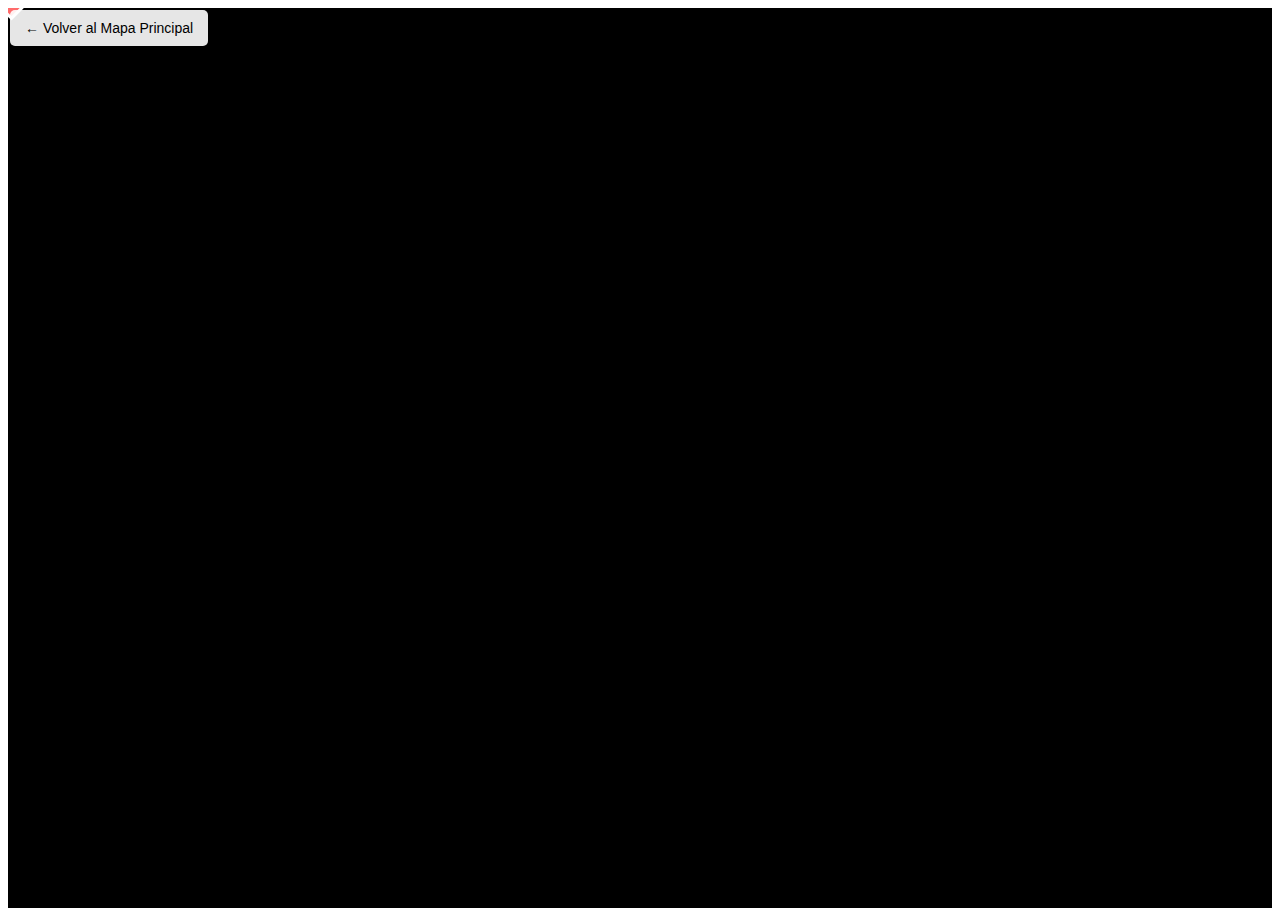
<file: centro_via_lactea.html>
<!DOCTYPE html>
<html lang="es">
<head>
    <meta charset="UTF-8">
    <meta name="viewport" content="width=device-width, initial-scale=1.0">
    <title>Centro de la Vía Láctea</title>
    <link rel="stylesheet" href="leaflet/leaflet.css" />
    <style>
        #map {
            height: 100vh;
            width: 100%;
        }
        .back-button {
            position: absolute;
            top: 10px;
            left: 10px;
            z-index: 1000;
            padding: 10px 15px;
            background: rgba(255, 255, 255, 0.9);
            border: none;
            border-radius: 5px;
            cursor: pointer;
            font-size: 14px;
        }
        .back-button:hover {
            background: rgba(255, 255, 255, 1);
        }
    </style>
</head>
<body>
    <button class="back-button" onclick="window.location.href='index.html';">← Volver al Mapa Principal</button>
    <div id="map"></div>

    <script src="leaflet/leaflet.js"></script>
    <script>
        var map = L.map('map', {
            center: [0, 0],
            zoom: 2,
            maxZoom: 3,
            minZoom: 1,
            scrollWheelZoom: false,
            dragging: false,
        });

        var imageUrl = 'nucleo.jpg';
        var imageBounds = [[-90, -180], [90, 180]];

        L.imageOverlay(imageUrl, imageBounds).addTo(map);
        map.fitBounds(imageBounds);

        var locations = [
            { coords: [0, 0], url: 'vamosaver.html', label: 'Agujero Negro Sagitario A*' },
        ];

        locations.forEach(function(location) {
            var marker = L.marker(location.coords).addTo(map);
            marker.bindPopup(`<button onclick="window.location.href='${location.url}';">${location.label}</button>`);
        });

        map.on('click', function(e) {
            var coord = e.latlng;
            var lat = coord.lat;
            var lng = coord.lng;
            L.popup()
                .setLatLng([lat, lng])
                .setContent("Coordenadas: X: " + lng.toFixed(2) + ", Y: " + lat.toFixed(2))
                .openOn(map);
        });
    </script>
</body>
</html>
</file>
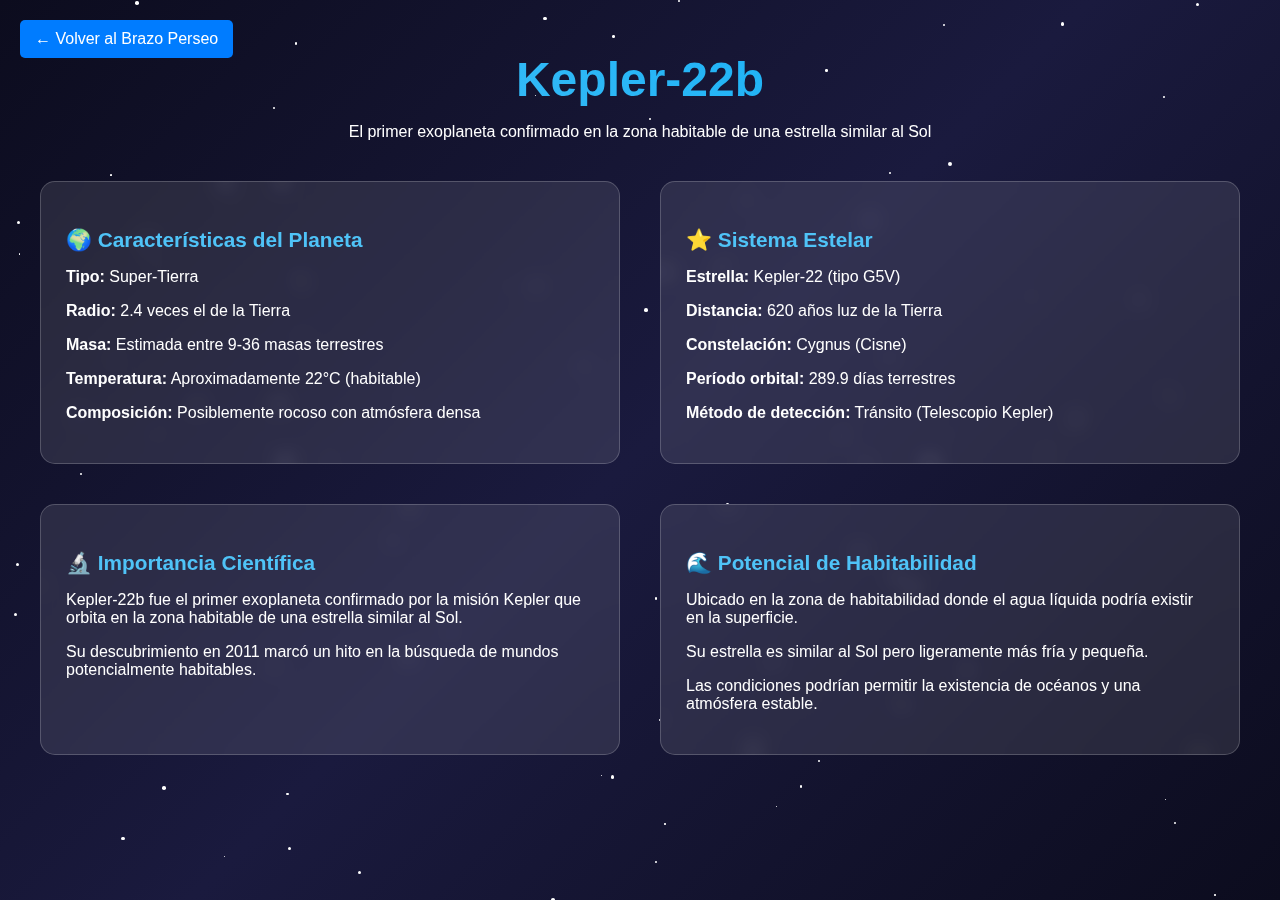
<file: Kepler-22B.html>
<!DOCTYPE html>
<html lang="es">
<head>
    <meta charset="UTF-8">
    <meta name="viewport" content="width=device-width, initial-scale=1.0">
    <title>Kepler-22b - Exoplaneta en Zona Habitable</title>
    <style>
        body {
            margin: 0;
            padding: 0;
            font-family: Arial, sans-serif;
            background: linear-gradient(135deg, #0c0c1e 0%, #1a1a3e 50%, #0c0c1e 100%);
            color: white;
            min-height: 100vh;
            overflow-x: hidden;
        }
        .container {
            max-width: 1200px;
            margin: 0 auto;
            padding: 20px;
        }
        .header {
            text-align: center;
            margin-bottom: 40px;
        }
        .planet-title {
            font-size: 3em;
            margin-bottom: 10px;
            background: linear-gradient(45deg, #4fc3f7, #29b6f6, #03a9f4);
            -webkit-background-clip: text;
            -webkit-text-fill-color: transparent;
            background-clip: text;
        }
        .back-button {
            position: absolute;
            top: 20px;
            left: 20px;
            background: #007cff;
            color: white;
            padding: 10px 15px;
            border: none;
            border-radius: 5px;
            cursor: pointer;
            text-decoration: none;
            display: inline-block;
        }
        .back-button:hover {
            background: #0056b3;
        }
        .planet-info {
            display: grid;
            grid-template-columns: 1fr 1fr;
            gap: 40px;
            margin-bottom: 40px;
        }
        .info-card {
            background: rgba(255, 255, 255, 0.1);
            padding: 25px;
            border-radius: 15px;
            backdrop-filter: blur(10px);
            border: 1px solid rgba(255, 255, 255, 0.2);
        }
        .info-card h3 {
            color: #4fc3f7;
            margin-bottom: 15px;
            font-size: 1.3em;
        }
        .star-field {
            position: fixed;
            top: 0;
            left: 0;
            width: 100%;
            height: 100%;
            z-index: -1;
        }
        .star {
            position: absolute;
            background: white;
            border-radius: 50%;
            animation: twinkle 3s infinite;
        }
        @keyframes twinkle {
            0%, 100% { opacity: 0.3; }
            50% { opacity: 1; }
        }
        @media (max-width: 768px) {
            .planet-info {
                grid-template-columns: 1fr;
            }
            .planet-title {
                font-size: 2em;
            }
        }
    </style>
</head>
<body>
    <div class="star-field" id="starField"></div>
    
    <a href="perseo.html" class="back-button">← Volver al Brazo Perseo</a>
    
    <div class="container">
        <div class="header">
            <h1 class="planet-title">Kepler-22b</h1>
            <p>El primer exoplaneta confirmado en la zona habitable de una estrella similar al Sol</p>
        </div>
        
        <div class="planet-info">
            <div class="info-card">
                <h3>🌍 Características del Planeta</h3>
                <p><strong>Tipo:</strong> Super-Tierra</p>
                <p><strong>Radio:</strong> 2.4 veces el de la Tierra</p>
                <p><strong>Masa:</strong> Estimada entre 9-36 masas terrestres</p>
                <p><strong>Temperatura:</strong> Aproximadamente 22°C (habitable)</p>
                <p><strong>Composición:</strong> Posiblemente rocoso con atmósfera densa</p>
            </div>
            
            <div class="info-card">
                <h3>⭐ Sistema Estelar</h3>
                <p><strong>Estrella:</strong> Kepler-22 (tipo G5V)</p>
                <p><strong>Distancia:</strong> 620 años luz de la Tierra</p>
                <p><strong>Constelación:</strong> Cygnus (Cisne)</p>
                <p><strong>Período orbital:</strong> 289.9 días terrestres</p>
                <p><strong>Método de detección:</strong> Tránsito (Telescopio Kepler)</p>
            </div>
            
            <div class="info-card">
                <h3>🔬 Importancia Científica</h3>
                <p>Kepler-22b fue el primer exoplaneta confirmado por la misión Kepler que orbita en la zona habitable de una estrella similar al Sol.</p>
                <p>Su descubrimiento en 2011 marcó un hito en la búsqueda de mundos potencialmente habitables.</p>
            </div>
            
            <div class="info-card">
                <h3>🌊 Potencial de Habitabilidad</h3>
                <p>Ubicado en la zona de habitabilidad donde el agua líquida podría existir en la superficie.</p>
                <p>Su estrella es similar al Sol pero ligeramente más fría y pequeña.</p>
                <p>Las condiciones podrían permitir la existencia de océanos y una atmósfera estable.</p>
            </div>
        </div>
    </div>

    <script>
        // Crear campo de estrellas animado
        function createStars() {
            const starField = document.getElementById('starField');
            const numStars = 100;
            
            for (let i = 0; i < numStars; i++) {
                const star = document.createElement('div');
                star.className = 'star';
                star.style.left = Math.random() * 100 + '%';
                star.style.top = Math.random() * 100 + '%';
                star.style.width = star.style.height = Math.random() * 3 + 1 + 'px';
                star.style.animationDelay = Math.random() * 3 + 's';
                starField.appendChild(star);
            }
        }
        
        createStars();
    </script>
</body>
</html>
</file>
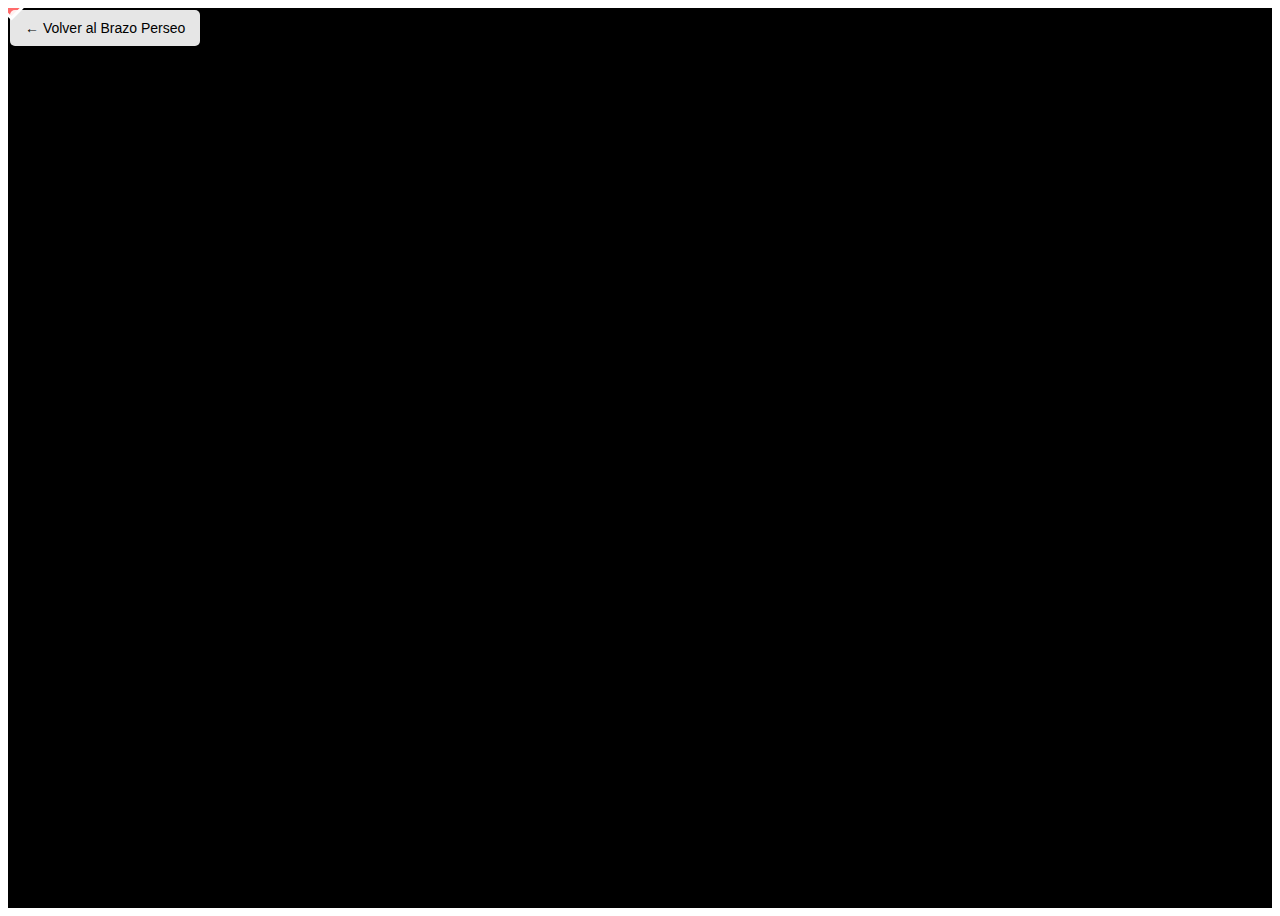
<file: pagina1.html>
<!DOCTYPE html>
<html lang="es">
<head>
    <meta charset="UTF-8">
    <meta name="viewport" content="width=device-width, initial-scale=1.0">
    <title>Exoplaneta X</title>
    <link rel="stylesheet" href="leaflet/leaflet.css" />
    <style>
        #map {
            height: 100vh;
            width: 100%;
        }
        .back-button {
            position: absolute;
            top: 10px;
            left: 10px;
            z-index: 1000;
            padding: 10px 15px;
            background: rgba(255, 255, 255, 0.9);
            border: none;
            border-radius: 5px;
            cursor: pointer;
            font-size: 14px;
        }
        .back-button:hover {
            background: rgba(255, 255, 255, 1);
        }
    </style>
</head>
<body>
    <button class="back-button" onclick="window.location.href='perseo.html';">← Volver al Brazo Perseo</button>
    <div id="map"></div>

    <script src="leaflet/leaflet.js"></script>
    <script>
        var map = L.map('map', {
            center: [0, 0],
            zoom: 2,
            maxZoom: 3,
            minZoom: 1,
            scrollWheelZoom: false,
            dragging: false,
        });

        var imageUrl = 'base azul.jpg';
        var imageBounds = [[-90, -180], [90, 180]];

        L.imageOverlay(imageUrl, imageBounds).addTo(map);
        map.fitBounds(imageBounds);

        var locations = [
            { coords: [0, 0], url: '#', label: 'Exoplaneta X - Mundo oceánico' },
        ];

        locations.forEach(function(location) {
            var marker = L.marker(location.coords).addTo(map);
            marker.bindPopup(`<div style="text-align: center; padding: 10px;">${location.label}</div>`);
        });

        map.on('click', function(e) {
            var coord = e.latlng;
            var lat = coord.lat;
            var lng = coord.lng;
            L.popup()
                .setLatLng([lat, lng])
                .setContent("Coordenadas: X: " + lng.toFixed(2) + ", Y: " + lat.toFixed(2))
                .openOn(map);
        });
    </script>
</body>
</html>
</file>
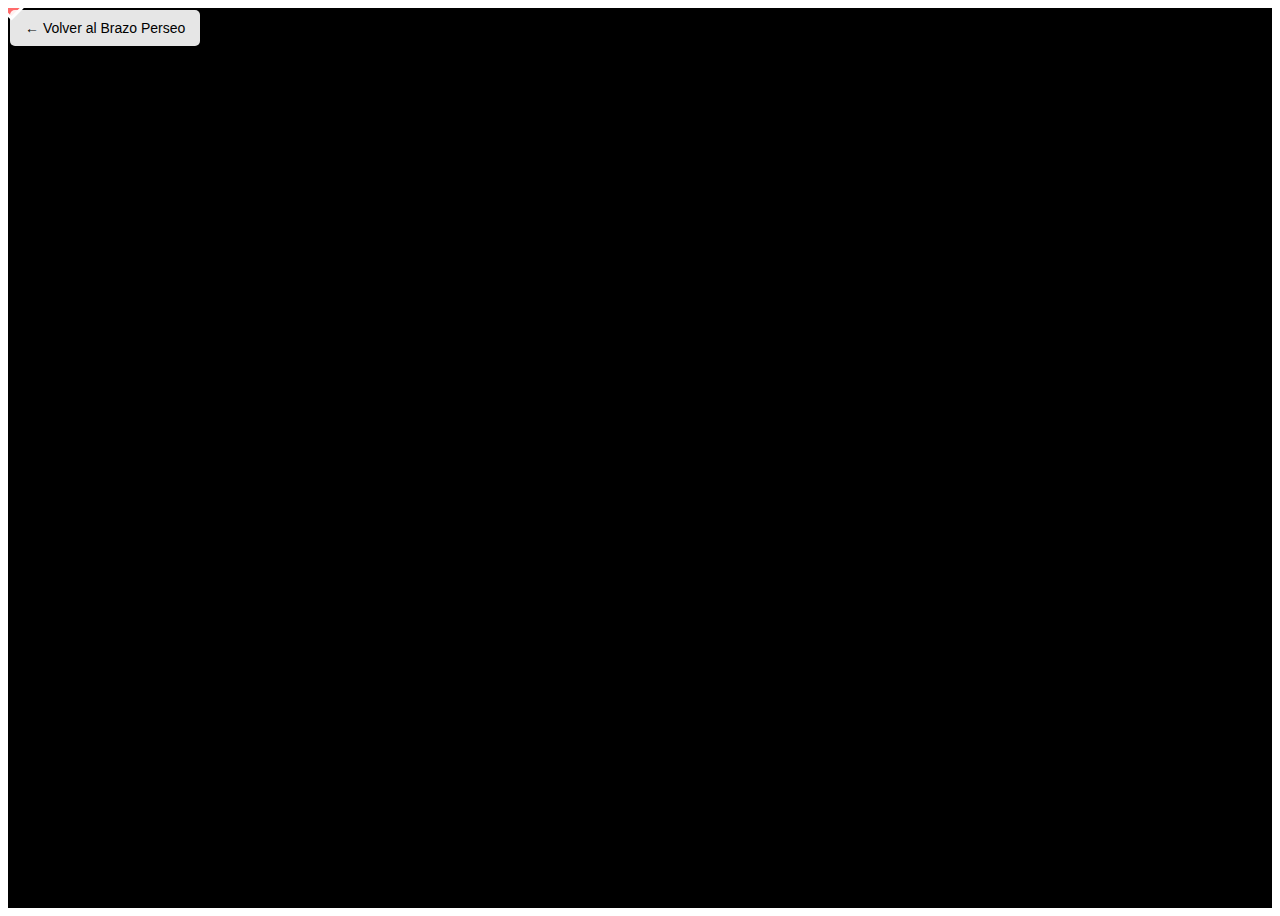
<file: pagina2.html>
<!DOCTYPE html>
<html lang="es">
<head>
    <meta charset="UTF-8">
    <meta name="viewport" content="width=device-width, initial-scale=1.0">
    <title>Exoplaneta Y</title>
    <link rel="stylesheet" href="leaflet/leaflet.css" />
    <style>
        #map {
            height: 100vh;
            width: 100%;
        }
        .back-button {
            position: absolute;
            top: 10px;
            left: 10px;
            z-index: 1000;
            padding: 10px 15px;
            background: rgba(255, 255, 255, 0.9);
            border: none;
            border-radius: 5px;
            cursor: pointer;
            font-size: 14px;
        }
        .back-button:hover {
            background: rgba(255, 255, 255, 1);
        }
    </style>
</head>
<body>
    <button class="back-button" onclick="window.location.href='perseo.html';">← Volver al Brazo Perseo</button>
    <div id="map"></div>

    <script src="leaflet/leaflet.js"></script>
    <script>
        var map = L.map('map', {
            center: [0, 0],
            zoom: 2,
            maxZoom: 3,
            minZoom: 1,
            scrollWheelZoom: false,
            dragging: false,
        });

        var imageUrl = 'base naranja.jpg';
        var imageBounds = [[-90, -180], [90, 180]];

        L.imageOverlay(imageUrl, imageBounds).addTo(map);
        map.fitBounds(imageBounds);

        var locations = [
            { coords: [0, 0], url: '#', label: 'Exoplaneta Y - Mundo desértico' },
        ];

        locations.forEach(function(location) {
            var marker = L.marker(location.coords).addTo(map);
            marker.bindPopup(`<div style="text-align: center; padding: 10px;">${location.label}</div>`);
        });

        map.on('click', function(e) {
            var coord = e.latlng;
            var lat = coord.lat;
            var lng = coord.lng;
            L.popup()
                .setLatLng([lat, lng])
                .setContent("Coordenadas: X: " + lng.toFixed(2) + ", Y: " + lat.toFixed(2))
                .openOn(map);
        });
    </script>
</body>
</html>
</file>
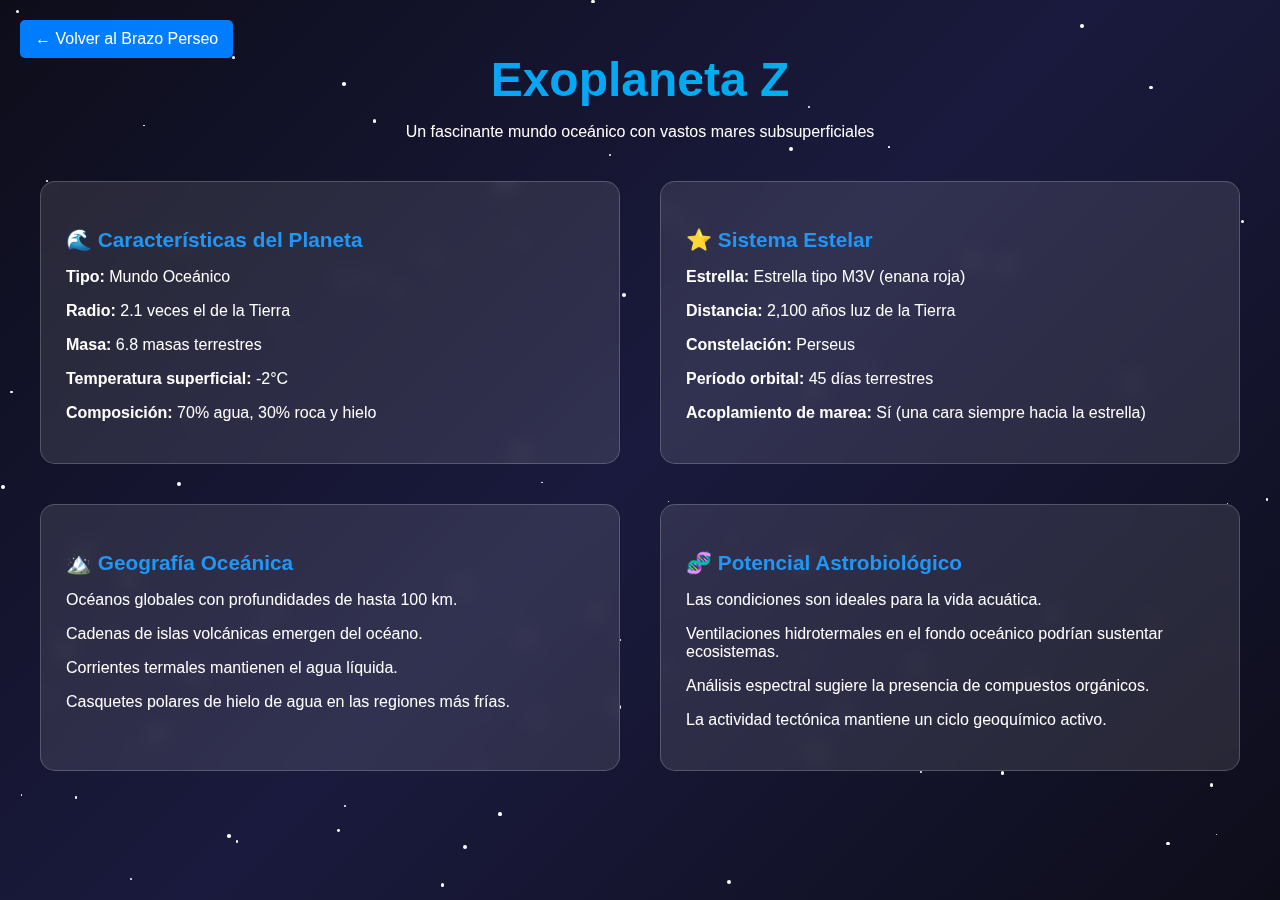
<file: pagina3.html>
<!DOCTYPE html>
<html lang="es">
<head>
    <meta charset="UTF-8">
    <meta name="viewport" content="width=device-width, initial-scale=1.0">
    <title>Exoplaneta Z - Mundo Oceánico</title>
    <style>
        body {
            margin: 0;
            padding: 0;
            font-family: Arial, sans-serif;
            background: linear-gradient(135deg, #0d0d1a 0%, #1a1a3e 50%, #0d0d1a 100%);
            color: white;
            min-height: 100vh;
            overflow-x: hidden;
        }
        .container {
            max-width: 1200px;
            margin: 0 auto;
            padding: 20px;
        }
        .header {
            text-align: center;
            margin-bottom: 40px;
        }
        .planet-title {
            font-size: 3em;
            margin-bottom: 10px;
            background: linear-gradient(45deg, #2196f3, #03a9f4, #00bcd4);
            -webkit-background-clip: text;
            -webkit-text-fill-color: transparent;
            background-clip: text;
        }
        .back-button {
            position: absolute;
            top: 20px;
            left: 20px;
            background: #007cff;
            color: white;
            padding: 10px 15px;
            border: none;
            border-radius: 5px;
            cursor: pointer;
            text-decoration: none;
            display: inline-block;
        }
        .back-button:hover {
            background: #0056b3;
        }
        .planet-info {
            display: grid;
            grid-template-columns: 1fr 1fr;
            gap: 40px;
            margin-bottom: 40px;
        }
        .info-card {
            background: rgba(255, 255, 255, 0.1);
            padding: 25px;
            border-radius: 15px;
            backdrop-filter: blur(10px);
            border: 1px solid rgba(255, 255, 255, 0.2);
        }
        .info-card h3 {
            color: #2196f3;
            margin-bottom: 15px;
            font-size: 1.3em;
        }
        .star-field {
            position: fixed;
            top: 0;
            left: 0;
            width: 100%;
            height: 100%;
            z-index: -1;
        }
        .star {
            position: absolute;
            background: white;
            border-radius: 50%;
            animation: twinkle 3s infinite;
        }
        @keyframes twinkle {
            0%, 100% { opacity: 0.3; }
            50% { opacity: 1; }
        }
        @media (max-width: 768px) {
            .planet-info {
                grid-template-columns: 1fr;
            }
            .planet-title {
                font-size: 2em;
            }
        }
    </style>
</head>
<body>
    <div class="star-field" id="starField"></div>
    
    <a href="perseo.html" class="back-button">← Volver al Brazo Perseo</a>
    
    <div class="container">
        <div class="header">
            <h1 class="planet-title">Exoplaneta Z</h1>
            <p>Un fascinante mundo oceánico con vastos mares subsuperficiales</p>
        </div>
        
        <div class="planet-info">
            <div class="info-card">
                <h3>🌊 Características del Planeta</h3>
                <p><strong>Tipo:</strong> Mundo Oceánico</p>
                <p><strong>Radio:</strong> 2.1 veces el de la Tierra</p>
                <p><strong>Masa:</strong> 6.8 masas terrestres</p>
                <p><strong>Temperatura superficial:</strong> -2°C</p>
                <p><strong>Composición:</strong> 70% agua, 30% roca y hielo</p>
            </div>
            
            <div class="info-card">
                <h3>⭐ Sistema Estelar</h3>
                <p><strong>Estrella:</strong> Estrella tipo M3V (enana roja)</p>
                <p><strong>Distancia:</strong> 2,100 años luz de la Tierra</p>
                <p><strong>Constelación:</strong> Perseus</p>
                <p><strong>Período orbital:</strong> 45 días terrestres</p>
                <p><strong>Acoplamiento de marea:</strong> Sí (una cara siempre hacia la estrella)</p>
            </div>
            
            <div class="info-card">
                <h3>🏔️ Geografía Oceánica</h3>
                <p>Océanos globales con profundidades de hasta 100 km.</p>
                <p>Cadenas de islas volcánicas emergen del océano.</p>
                <p>Corrientes termales mantienen el agua líquida.</p>
                <p>Casquetes polares de hielo de agua en las regiones más frías.</p>
            </div>
            
            <div class="info-card">
                <h3>🧬 Potencial Astrobiológico</h3>
                <p>Las condiciones son ideales para la vida acuática.</p>
                <p>Ventilaciones hidrotermales en el fondo oceánico podrían sustentar ecosistemas.</p>
                <p>Análisis espectral sugiere la presencia de compuestos orgánicos.</p>
                <p>La actividad tectónica mantiene un ciclo geoquímico activo.</p>
            </div>
        </div>
    </div>

    <script>
        // Crear campo de estrellas animado
        function createStars() {
            const starField = document.getElementById('starField');
            const numStars = 100;
            
            for (let i = 0; i < numStars; i++) {
                const star = document.createElement('div');
                star.className = 'star';
                star.style.left = Math.random() * 100 + '%';
                star.style.top = Math.random() * 100 + '%';
                star.style.width = star.style.height = Math.random() * 3 + 1 + 'px';
                star.style.animationDelay = Math.random() * 3 + 's';
                starField.appendChild(star);
            }
        }
        
        createStars();
    </script>
</body>
</html>
</file>
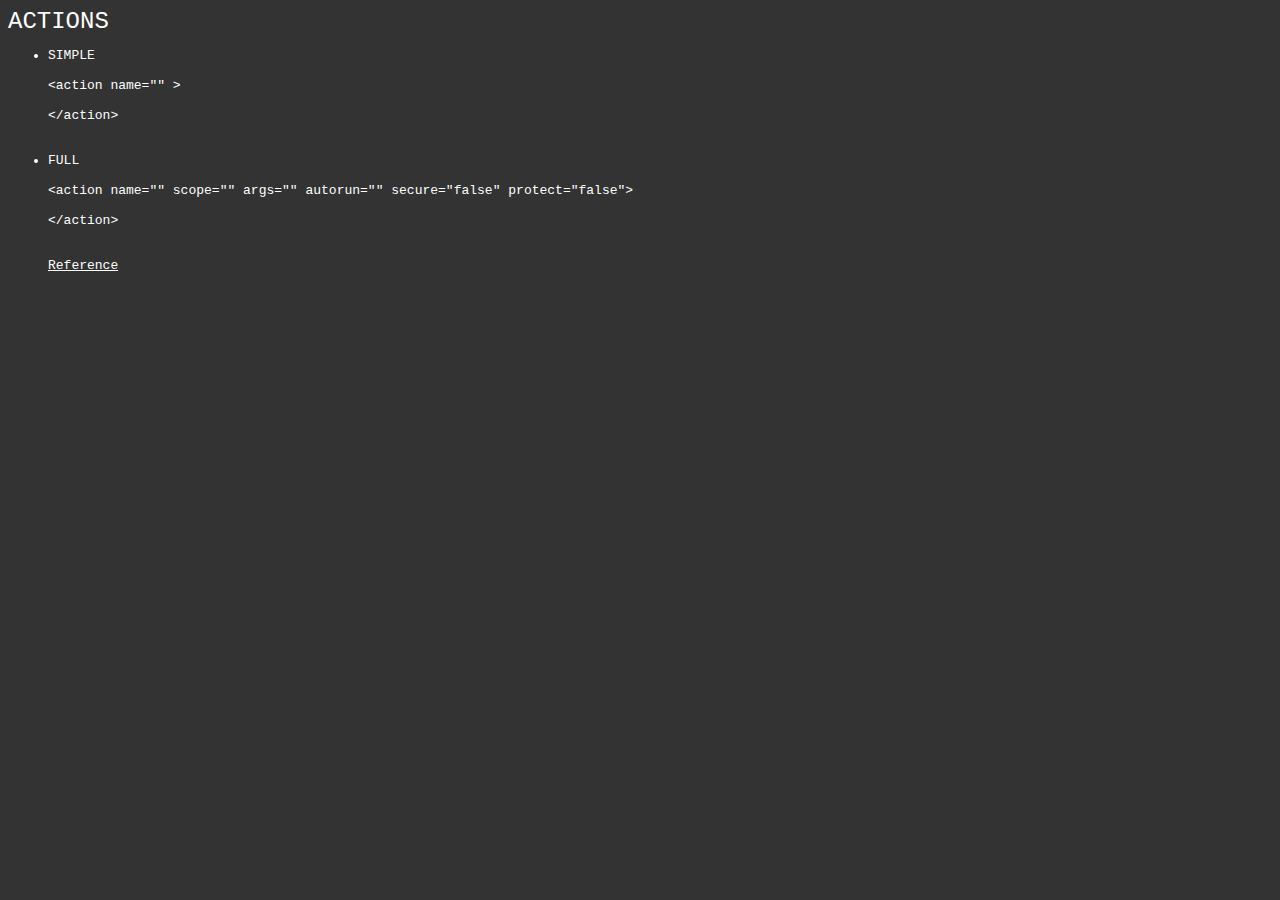
<file: toolbox/html/actions.html>
<!doctype html>
<html>
<head>
<meta charset="UTF-8">
<title>Naamloos document</title>
</head>

<body bgcolor="#333333">

		<font face="courier" size="5px" color="#ffffff">ACTIONS</font>
		<font face="courier" size="2px" color="#ffffff">
        <ul>
			<li>SIMPLE</li>
            <br>
                &lt;action name="" &gt;
                <br> <br>
                &lt;/action&gt;
            <br>  <br> <br>
            <li>FULL</li>
            <br> 
                &lt;action name="" scope="" args="" autorun="" secure="false" protect="false"&gt;
                <br>  <br>
                &lt;/action&gt;
            <br>  <br> <br>
            <a href="https://krpano.com/docu/xml/#action.normal" target="_blank" style="color:#FFFFFF;">Reference</a>            
		</ul>
        </font>
</body>
</html>
</file>
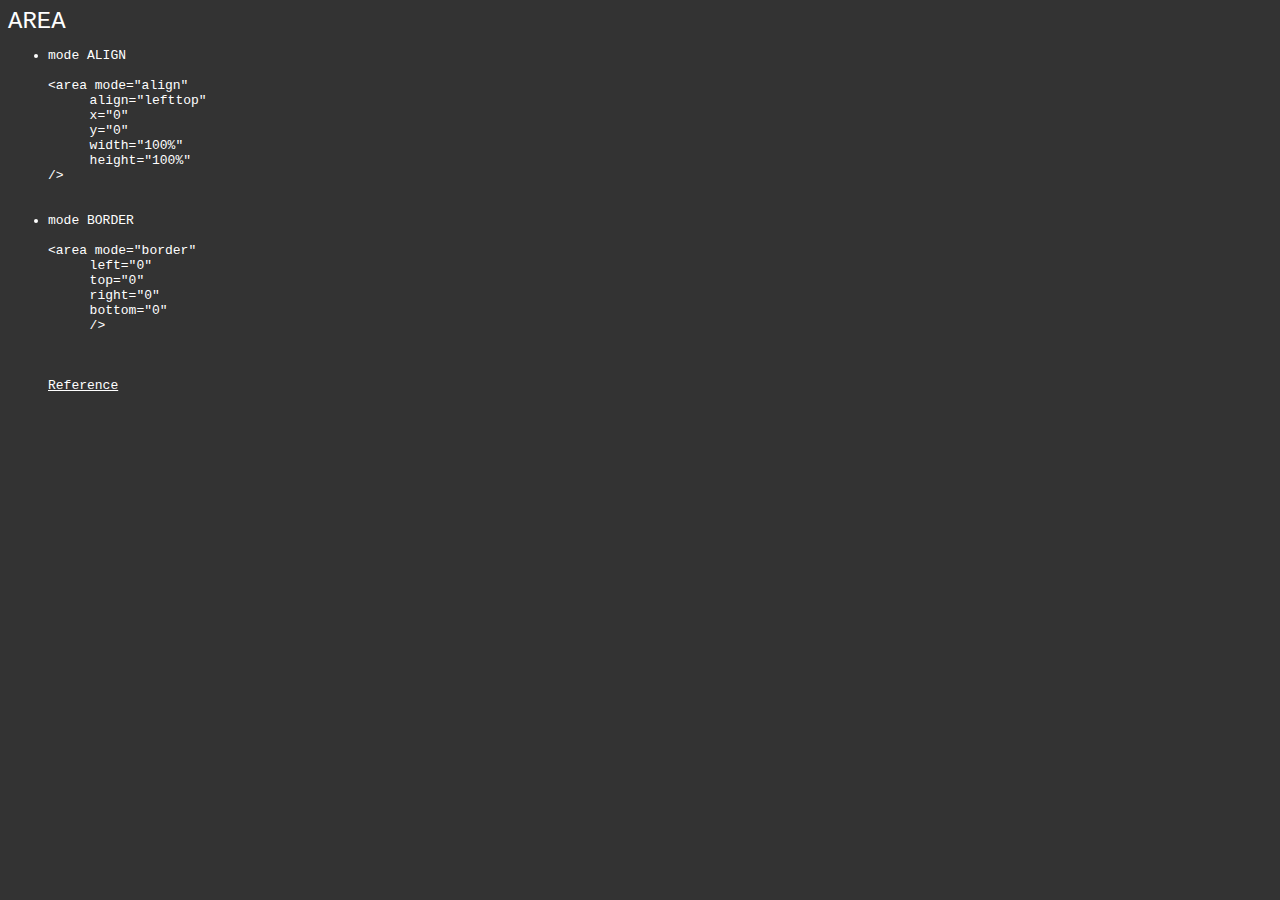
<file: toolbox/html/area.html>
<!doctype html>
<html>
<head>
<meta charset="UTF-8">
<title>Naamloos document</title>
</head>

<body bgcolor="#333333">

		<font face="courier" size="5px" color="#ffffff">AREA</font>
		<font face="courier" size="2px" color="#ffffff">
        <ul>
			<li>mode ALIGN</li>
            <br>
                &lt;area mode="align"<br>
                &emsp; &emsp;  align="lefttop"<br>
                &emsp; &emsp;  x="0"<br>
                &emsp; &emsp;  y="0"<br>
                &emsp; &emsp;  width="100%"<br>
                &emsp; &emsp;  height="100%"<br>
                /&gt;             <br>                    
            <br>    <br>    
            <li>mode BORDER</li>
            <br>
                &lt;area mode="border"<br>    
                &emsp; &emsp; left="0"<br>    
                &emsp; &emsp;  top="0"<br>    
                &emsp; &emsp;  right="0"<br>    
                &emsp; &emsp;  bottom="0"<br>    
                &emsp; &emsp;  /&gt;              <br>     
            <br>  <br>  <br>  
            
            <a href="https://krpano.com/docu/xml/#area" target="_blank" style="color:#FFFFFF;">Reference</a>            
		</ul>
        </font>
</body>
</html>
</file>
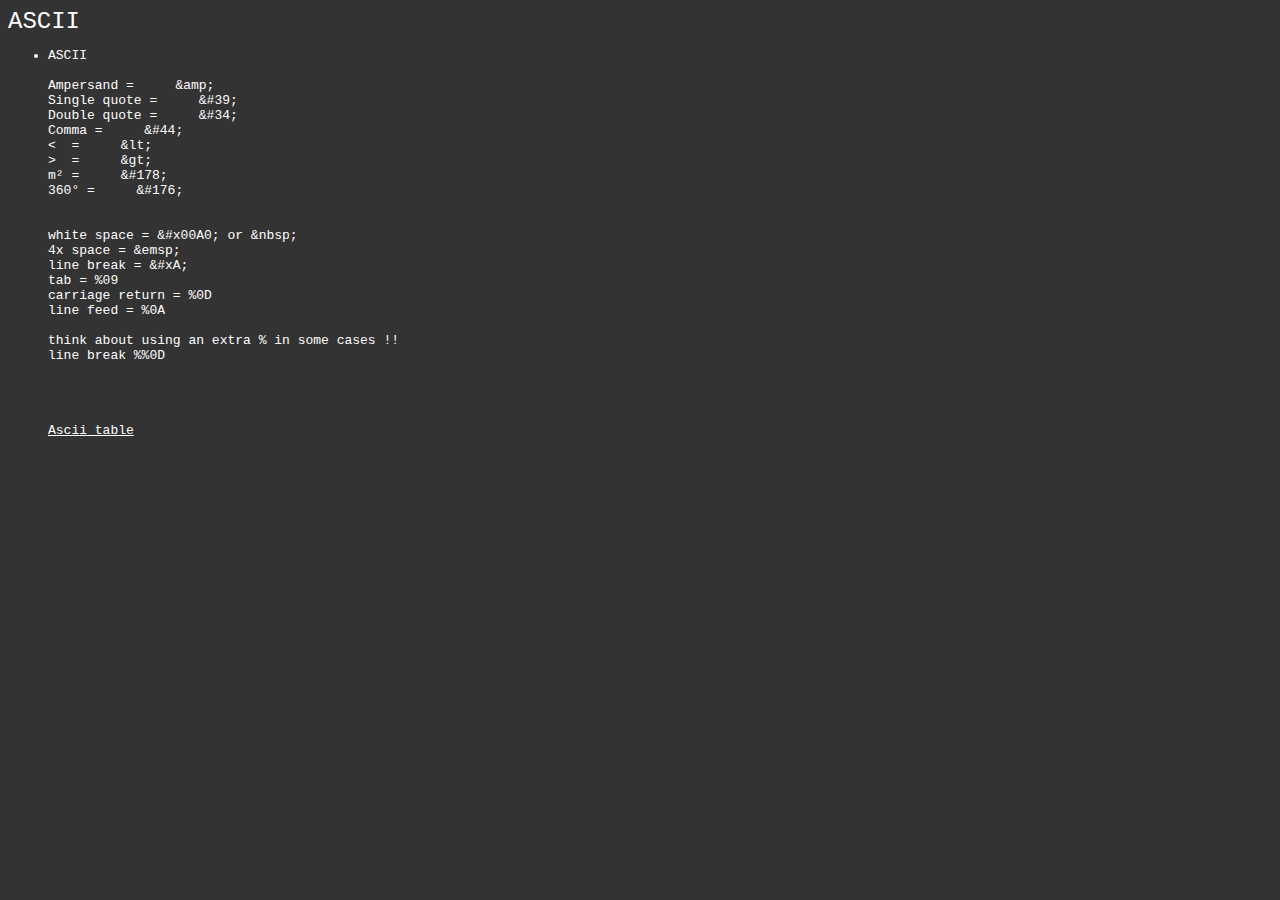
<file: toolbox/html/ascii.html>
<!doctype html>
<html>
<head>
<meta charset="UTF-8">
<title>Naamloos document</title>
</head>

<body bgcolor="#333333">

		<font face="courier" size="5px" color="#ffffff">ASCII</font>
		<font face="courier" size="2px" color="#ffffff">
        <ul>
			<li>ASCII</li>
            <br>
            Ampersand = &emsp;&emsp; &amp;amp; <br>
            Single quote =  &emsp;&emsp; &amp;#39;<br>
            Double quote =  &emsp;&emsp; &amp;#34; <br>
            Comma =         &emsp;&emsp; &amp;#44; <br>
            &lt;&nbsp; =          &emsp;&emsp; &amp;lt; <br>
            &gt;&nbsp; =          &emsp;&emsp; &amp;gt; <br>
            m&#178; = &emsp;&emsp; &amp;#178; <br>
            360&#176; = &emsp;&emsp; &amp;#176;
            <br>  <br> <br> 
            
            white space = &amp;#x00A0; or &amp;nbsp; <br>
            4x space = &amp;emsp; <br>
            
            line break = &amp;#xA; <br>
            
            
		tab = %09 <br>
		carriage return	= %0D <br>
		line feed	= %0A <br><br>
		think about using an extra % in some cases !!<br>
		line break %%0D <br>
		 <br>
		
            
            <br>  <br>  <br>  
            <a href="https://www.ascii-code.com" target="_blank" style="color:#FFFFFF;">Ascii table</a> 

            
		</ul>
        </font>
</body>
</html>
</file>
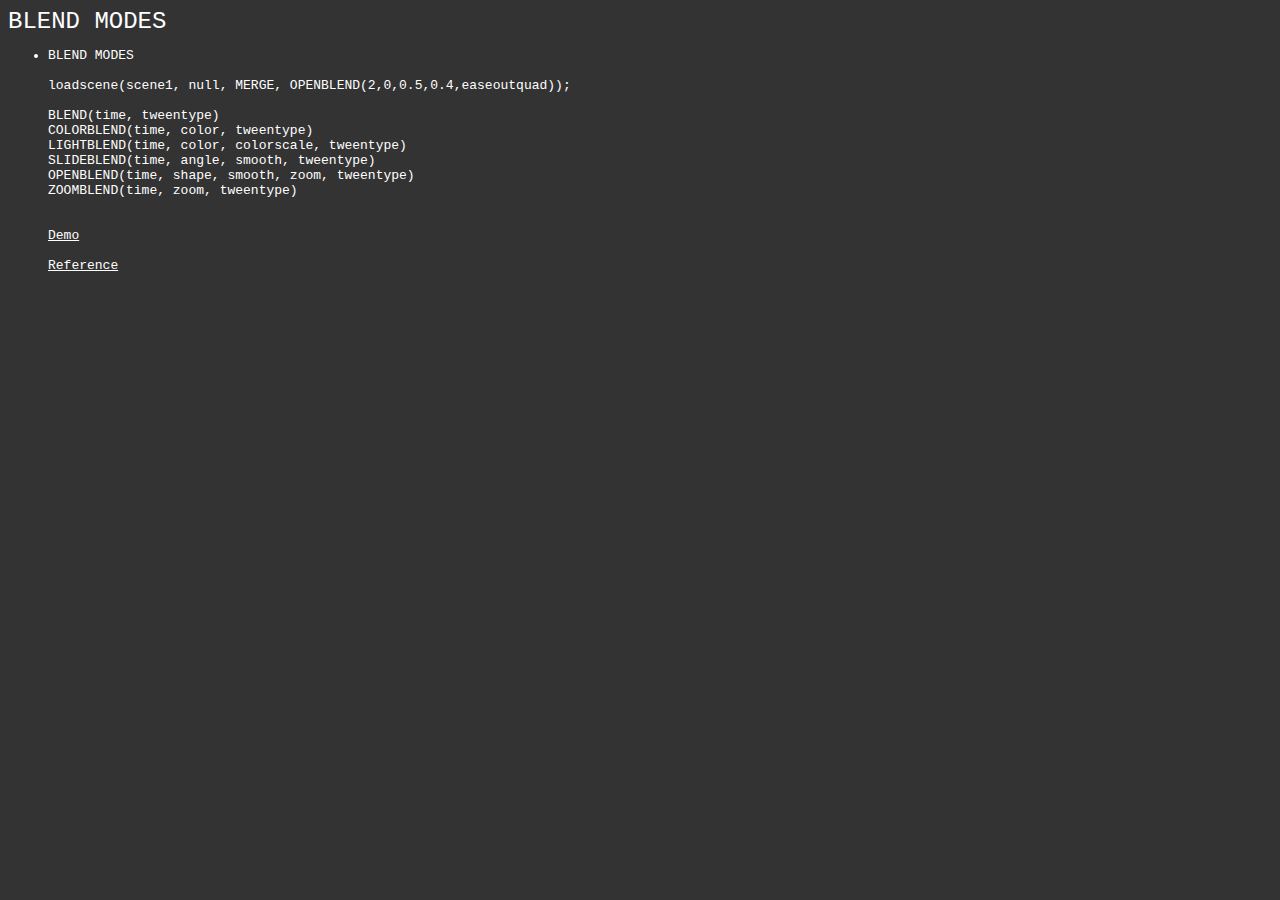
<file: toolbox/html/blend_modes.html>
<!doctype html>
<html>
<head>
<meta charset="UTF-8">
<title>Naamloos document</title>
</head>

<body bgcolor="#333333">

		<font face="courier" size="5px" color="#ffffff">BLEND MODES</font>
		<font face="courier" size="2px" color="#ffffff">
        <ul>
			<li>BLEND MODES</li>
            <br>
            loadscene(scene1, null, MERGE, OPENBLEND(2,0,0.5,0.4,easeoutquad));
            
            <br><br>
                BLEND(time, tweentype) <br>
                COLORBLEND(time, color, tweentype)  <br>
                LIGHTBLEND(time, color, colorscale, tweentype)  <br>
                SLIDEBLEND(time, angle, smooth, tweentype) <br>
                OPENBLEND(time, shape, smooth, zoom, tweentype) <br>
                ZOOMBLEND(time, zoom, tweentype) <br>
            <br><br>
            <a href="https://krpano.com/tours/corfu/blending-demo.html" target="_blank" style="color:#FFFFFF;">Demo</a> 
            
            <br>  <br> 
            <a href="https://krpano.com/docu/actions/#loadpano.blend" target="_blank" style="color:#FFFFFF;">Reference</a>                        
		</ul>
        </font>
</body>
</html>
</file>
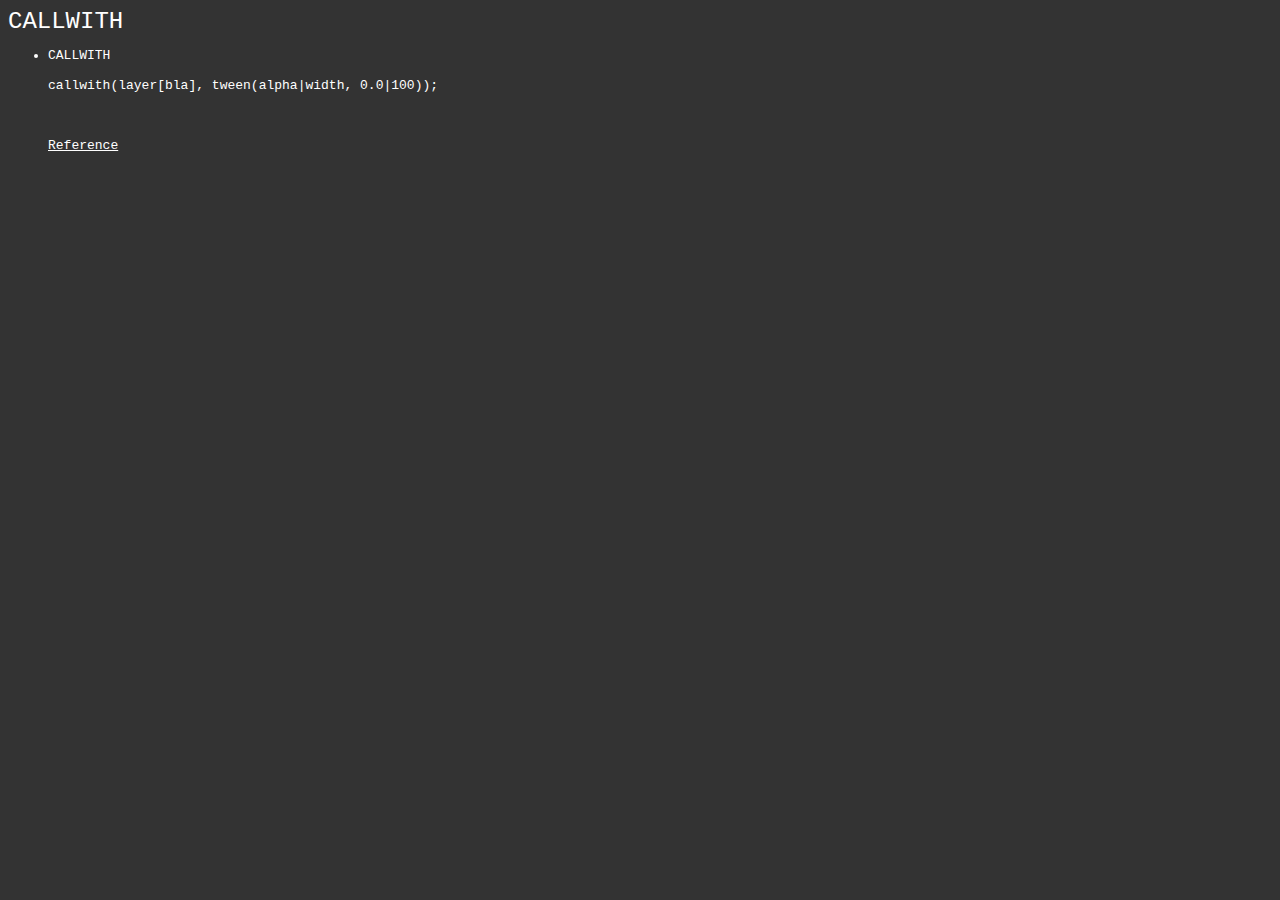
<file: toolbox/html/callwith.html>
<!doctype html>
<html>
<head>
<meta charset="UTF-8">
<title>Naamloos document</title>
</head>

<body bgcolor="#333333">

		<font face="courier" size="5px" color="#ffffff">CALLWITH</font>
		<font face="courier" size="2px" color="#ffffff">
        <ul>
			<li>CALLWITH</li>
            <br>
                callwith(layer[bla], tween(alpha|width, 0.0|100));     <br>                 
            <br>  <br>  <br>  
            
            <a href="https://krpano.com/docu/actions/#callwith" target="_blank" style="color:#FFFFFF;">Reference</a>            
		</ul>
        </font>
</body>
</html>
</file>
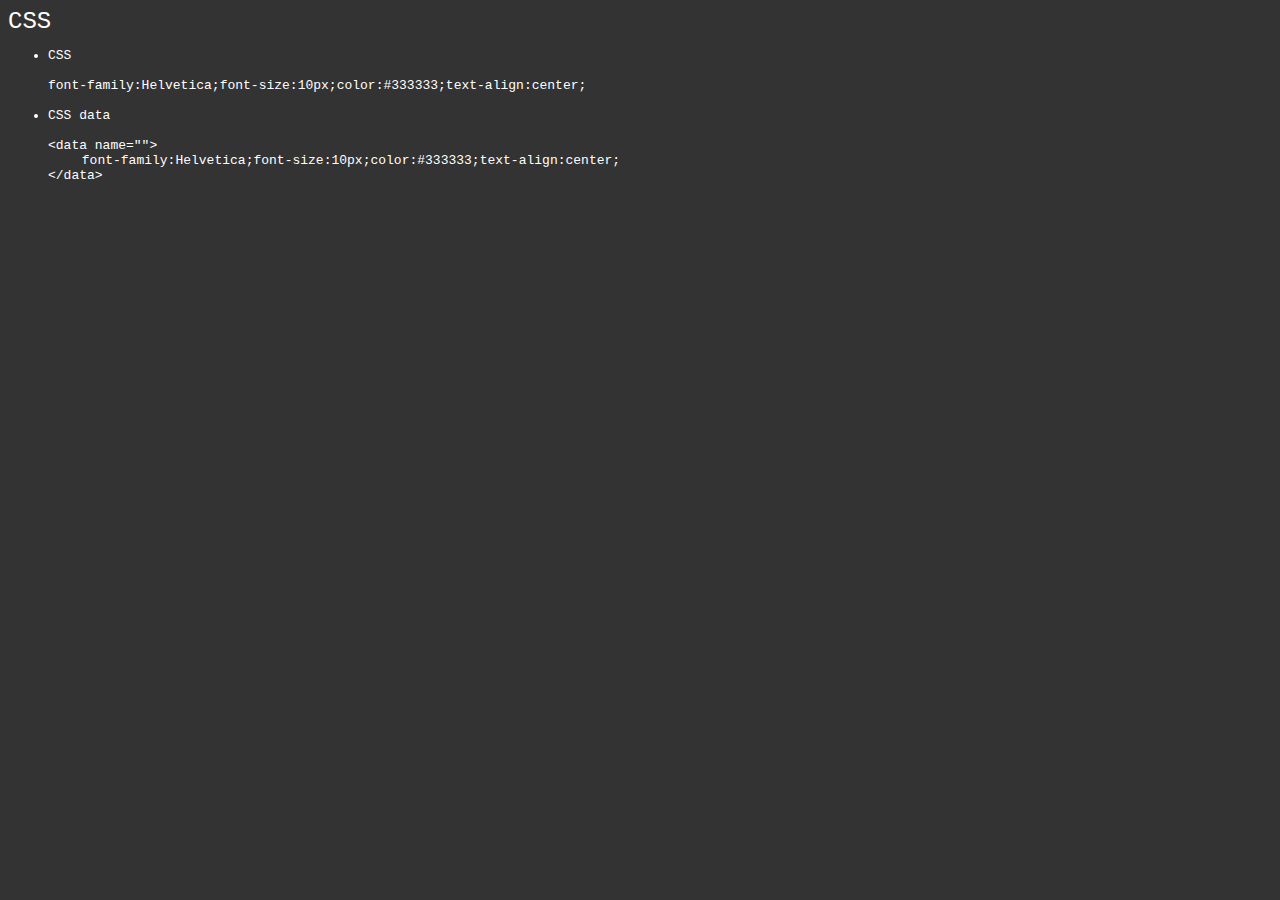
<file: toolbox/html/css.html>
<!doctype html>
<html>
<head>
<meta charset="UTF-8">
<title>Naamloos document</title>
</head>

<body bgcolor="#333333">

		<font face="courier" size="5px" color="#ffffff">CSS</font>
		<font face="courier" size="2px" color="#ffffff">
        <ul>
			<li>CSS</li>
            <br>
                font-family:Helvetica;font-size:10px;color:#333333;text-align:center;
            <br><br>  
            <li>CSS data</li>
            <br> 
            &lt;data name=""&gt;<br>  
              &emsp;&emsp;  font-family:Helvetica;font-size:10px;color:#333333;text-align:center;
              <br>  
            &lt;/data&gt;<br>  
		</ul>
        </font>
</body>
</html>
</file>
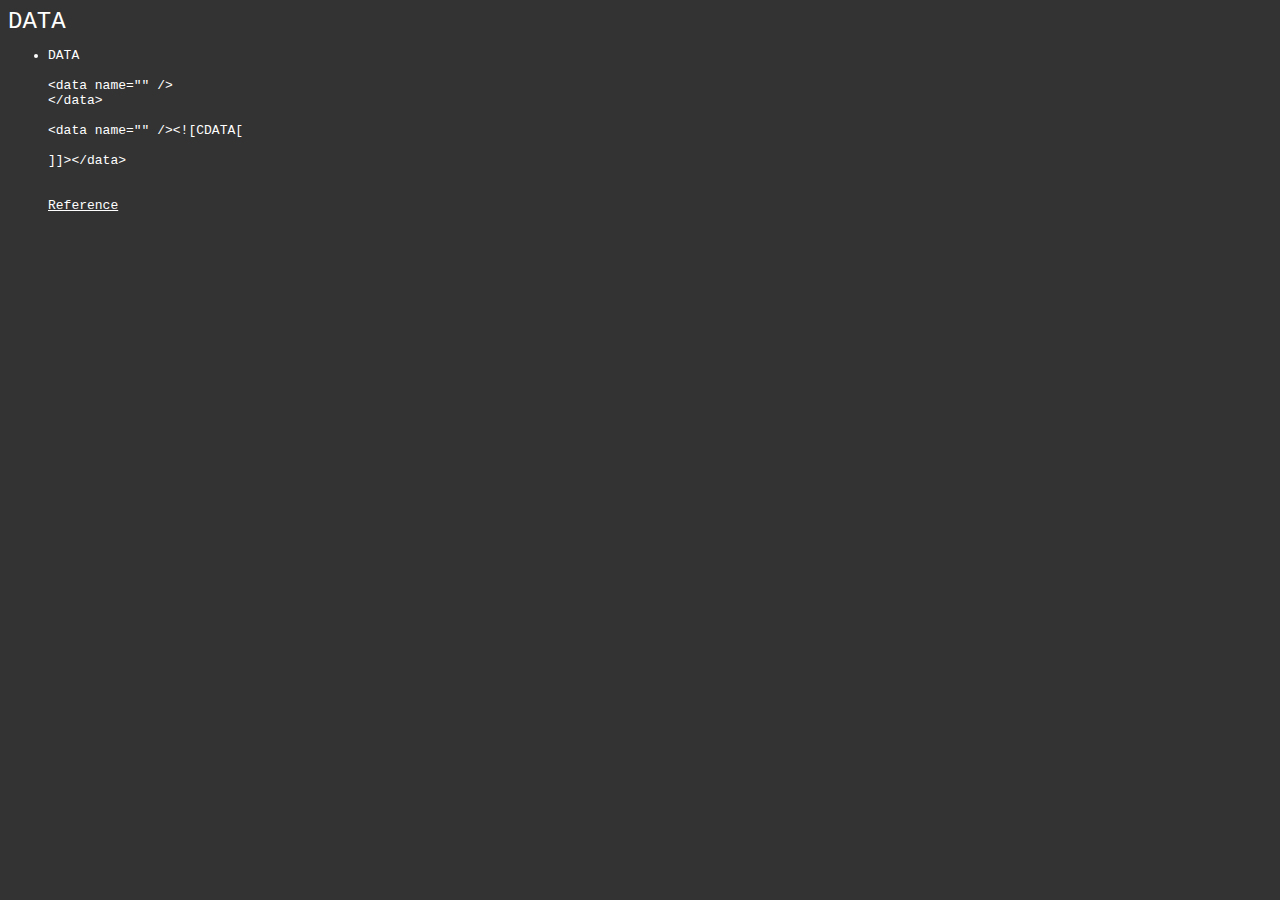
<file: toolbox/html/data.html>
<!doctype html>
<html>
<head>
<meta charset="UTF-8">
<title>Naamloos document</title>
</head>

<body bgcolor="#333333">

		<font face="courier" size="5px" color="#ffffff">DATA</font>
		<font face="courier" size="2px" color="#ffffff">
        <ul>
			<li>DATA</li>
            <br>
                &lt;data name="" /&gt;
                <br> 
                &lt;/data&gt;
            <br><br>  
            &lt;data name="" /&gt;&lt;![CDATA[
                        <br><br>  
            ]]&gt;&lt;/data&gt;
            <br>  <br>  <br>  
            
            <a href="https://krpano.com/docu/xml/#data" target="_blank" style="color:#FFFFFF;">Reference</a>            
		</ul>
        </font>
</body>
</html>
</file>
<file: leaflet/leaflet.css>
/* Leaflet CSS - Minimal version for this project */
.leaflet-container {
    height: 100%;
    width: 100%;
    position: relative;
    background: #000;
}

.leaflet-map-pane,
.leaflet-tile,
.leaflet-marker-icon,
.leaflet-marker-shadow,
.leaflet-tile-container,
.leaflet-pane > svg,
.leaflet-pane > canvas,
.leaflet-zoom-box,
.leaflet-image-layer,
.leaflet-layer {
    position: absolute;
    left: 0;
    top: 0;
}

.leaflet-container {
    overflow: hidden;
}

.leaflet-tile,
.leaflet-image-layer {
    -webkit-user-select: none;
    -moz-user-select: none;
    user-select: none;
    -webkit-user-drag: none;
}

.leaflet-marker-icon,
.leaflet-marker-shadow {
    display: block;
}

.leaflet-container .leaflet-overlay-pane svg,
.leaflet-container .leaflet-marker-pane img,
.leaflet-container .leaflet-shadow-pane img,
.leaflet-container .leaflet-tile-pane img,
.leaflet-container img.leaflet-image-layer {
    max-width: none !important;
    max-height: none !important;
}

.leaflet-container.leaflet-touch-zoom {
    -ms-touch-action: pan-x pan-y;
    touch-action: pan-x pan-y;
}

.leaflet-container.leaflet-touch-drag {
    -ms-touch-action: pinch-zoom;
    touch-action: none;
    touch-action: pinch-zoom;
}

.leaflet-container.leaflet-touch-drag.leaflet-touch-zoom {
    -ms-touch-action: none;
    touch-action: none;
}

.leaflet-container {
    -webkit-tap-highlight-color: transparent;
}

.leaflet-container a {
    -webkit-tap-highlight-color: rgba(51, 181, 229, 0.4);
}

.leaflet-tile {
    filter: inherit;
    visibility: hidden;
}

.leaflet-tile-loaded {
    visibility: inherit;
}

.leaflet-zoom-box {
    width: 0;
    height: 0;
    -moz-box-sizing: border-box;
    box-sizing: border-box;
    z-index: 800;
}

.leaflet-overlay-pane svg {
    -moz-user-select: none;
}

.leaflet-pane {
    z-index: 400;
}

.leaflet-tile-pane {
    z-index: 200;
}

.leaflet-overlay-pane {
    z-index: 400;
}

.leaflet-shadow-pane {
    z-index: 500;
}

.leaflet-marker-pane {
    z-index: 600;
}

.leaflet-tooltip-pane {
    z-index: 650;
}

.leaflet-popup-pane {
    z-index: 700;
}

.leaflet-map-pane canvas {
    z-index: 100;
}

.leaflet-map-pane svg {
    z-index: 200;
}

.leaflet-vml-shape {
    width: 1px;
    height: 1px;
}

.lvml {
    behavior: url(#default#VML);
    display: inline-block;
    position: absolute;
}

/* Popup styles */
.leaflet-popup {
    position: absolute;
    text-align: center;
    margin-bottom: 20px;
}

.leaflet-popup-content-wrapper {
    padding: 1px;
    text-align: left;
    border-radius: 12px;
    background: white;
    box-shadow: 0 3px 14px rgba(0,0,0,0.4);
}

.leaflet-popup-content {
    margin: 13px 19px;
    line-height: 1.4;
}

.leaflet-popup-tip-container {
    width: 40px;
    height: 20px;
    position: absolute;
    left: 50%;
    margin-left: -20px;
    overflow: hidden;
    pointer-events: none;
}

.leaflet-popup-tip {
    width: 17px;
    height: 17px;
    padding: 1px;
    margin: -10px auto 0;
    -webkit-transform: rotate(45deg);
    -moz-transform: rotate(45deg);
    -ms-transform: rotate(45deg);
    -o-transform: rotate(45deg);
    transform: rotate(45deg);
    background: white;
    border: 1px solid #ccc;
}

.leaflet-popup-close-button {
    position: absolute;
    top: 0;
    right: 0;
    padding: 4px 4px 0 0;
    border: none;
    text-align: center;
    width: 18px;
    height: 14px;
    font: 16px/14px Tahoma, Verdana, sans-serif;
    color: #c3c3c3;
    text-decoration: none;
    font-weight: bold;
    background: transparent;
}

.leaflet-popup-close-button:hover {
    color: #999;
}

/* Marker styles */
.leaflet-div-icon {
    background: #fff;
    border: 1px solid #666;
}

.leaflet-marker-icon {
    width: 25px;
    height: 25px;
    margin-left: -12px;
    margin-top: -25px;
    border-radius: 50% 50% 50% 0;
    background: #ff6b6b;
    border: 3px solid #fff;
    transform: rotate(-45deg);
    box-shadow: 0 2px 5px rgba(0,0,0,0.3);
}

.leaflet-marker-shadow {
    width: 41px;
    height: 41px;
    margin-left: -12px;
    margin-top: -41px;
}
</file>
